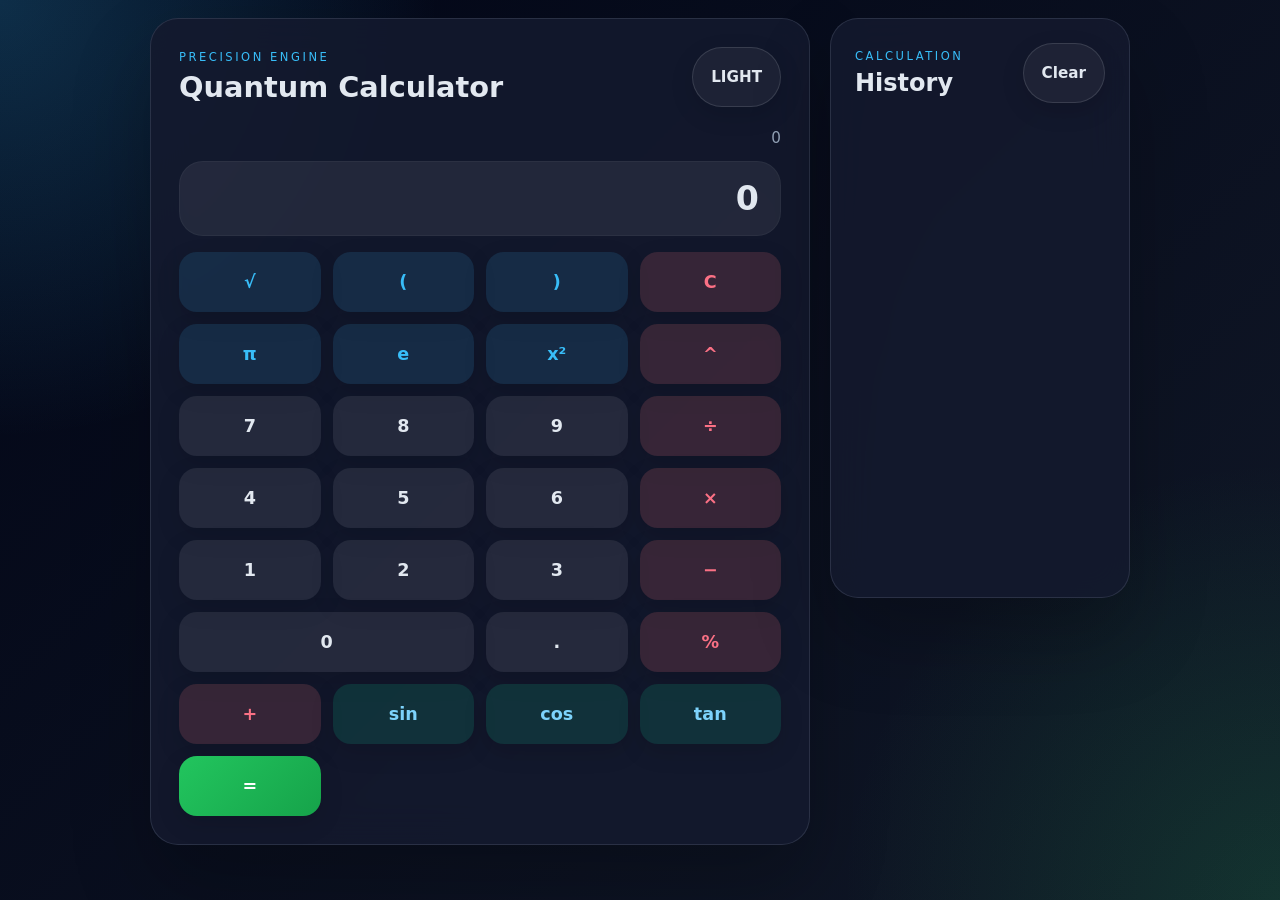
<file: Calculator/index.html>
<!DOCTYPE html>
<html lang="en">
<head>
    <meta charset="UTF-8">
    <meta name="viewport" content="width=device-width, initial-scale=1.0">
    <title>Quantum Calculator</title>
    <link rel="stylesheet" href="style.css">
</head>
<body>
    <div class="app-shell">
        <section class="calculator">
            <header class="calculator__header">
                <div>
                    <p class="eyebrow">Precision Engine</p>
                    <h1>Quantum Calculator</h1>
                </div>
                <button id="themeToggle" class="theme-toggle" type="button" aria-label="Toggle theme">LIGHT</button>
            </header>

            <div class="display-panel">
                <div id="formula" class="formula">0</div>
                <input id="display" class="display" type="text" value="0" readonly aria-label="Calculator display">
            </div>

            <div class="button-grid">
                <button class="secondary" onclick="setFunction('sqrt(')">√</button>
                <button class="secondary" onclick="appendValue('(')">(</button>
                <button class="secondary" onclick="appendValue(')')">)</button>
                <button class="operator" onclick="clearDisplay()">C</button>

                <button class="secondary" onclick="appendValue('pi')">π</button>
                <button class="secondary" onclick="appendValue('e')">e</button>
                <button class="secondary" onclick="setFunction('^2')">x²</button>
                <button class="operator" onclick="appendValue('^')">^</button>

                <button onclick="appendValue('7')">7</button>
                <button onclick="appendValue('8')">8</button>
                <button onclick="appendValue('9')">9</button>
                <button class="operator" onclick="appendValue('/')">÷</button>

                <button onclick="appendValue('4')">4</button>
                <button onclick="appendValue('5')">5</button>
                <button onclick="appendValue('6')">6</button>
                <button class="operator" onclick="appendValue('*')">×</button>

                <button onclick="appendValue('1')">1</button>
                <button onclick="appendValue('2')">2</button>
                <button onclick="appendValue('3')">3</button>
                <button class="operator" onclick="appendValue('-')">−</button>

                <button onclick="appendValue('0')" class="zero">0</button>
                <button onclick="appendValue('.')">.</button>
                <button class="operator" onclick="appendValue('%')">%</button>
                <button class="operator" onclick="appendValue('+')">+</button>

                <button class="function" onclick="setFunction('sin(')">sin</button>
                <button class="function" onclick="setFunction('cos(')">cos</button>
                <button class="function" onclick="setFunction('tan(')">tan</button>
                <button class="equal" onclick="calculate()">=</button>
            </div>
        </section>

        <aside class="history-panel">
            <div class="history-header">
                <div>
                    <p class="eyebrow">Calculation</p>
                    <h2>History</h2>
                </div>
                <button type="button" class="clear-history" onclick="clearHistory()">Clear</button>
            </div>
            <ul id="historyList" class="history-list"></ul>
        </aside>
    </div>

    <script src="script.js"></script>
</body>
</html>
</file>
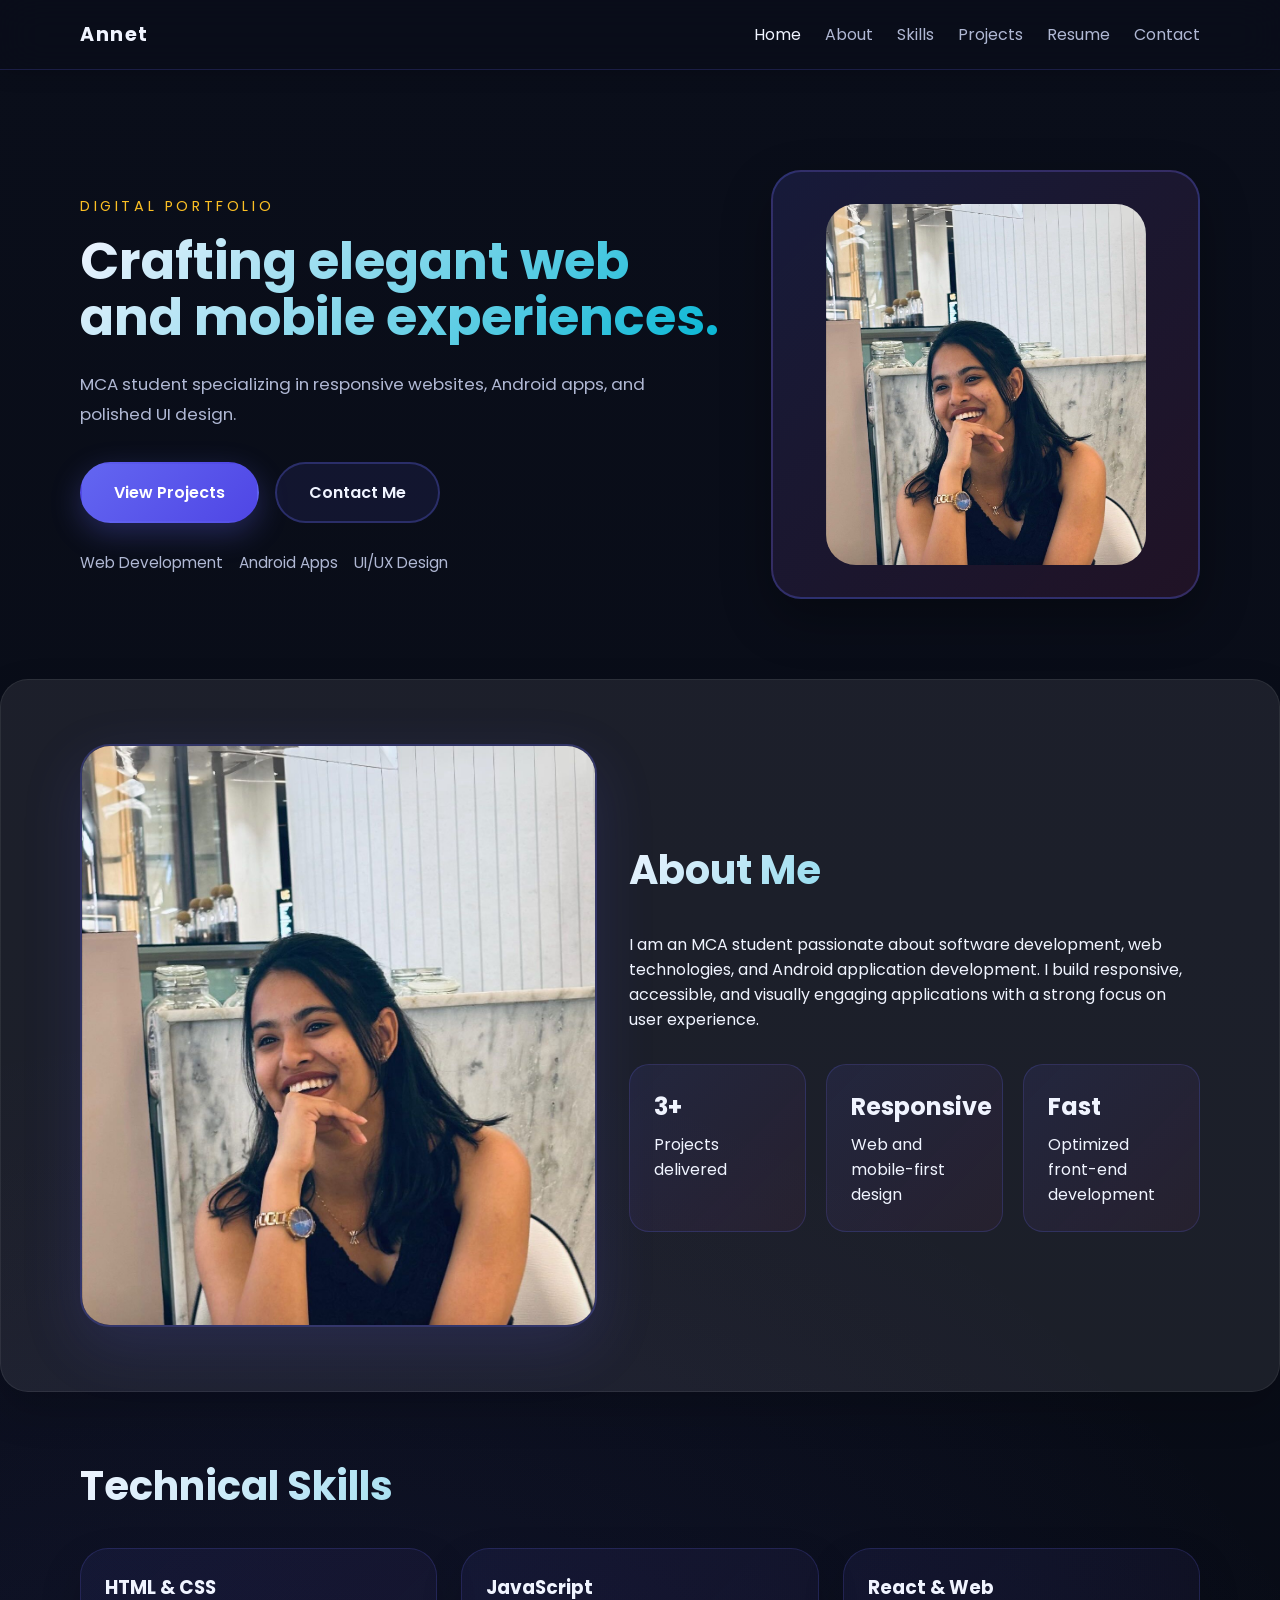
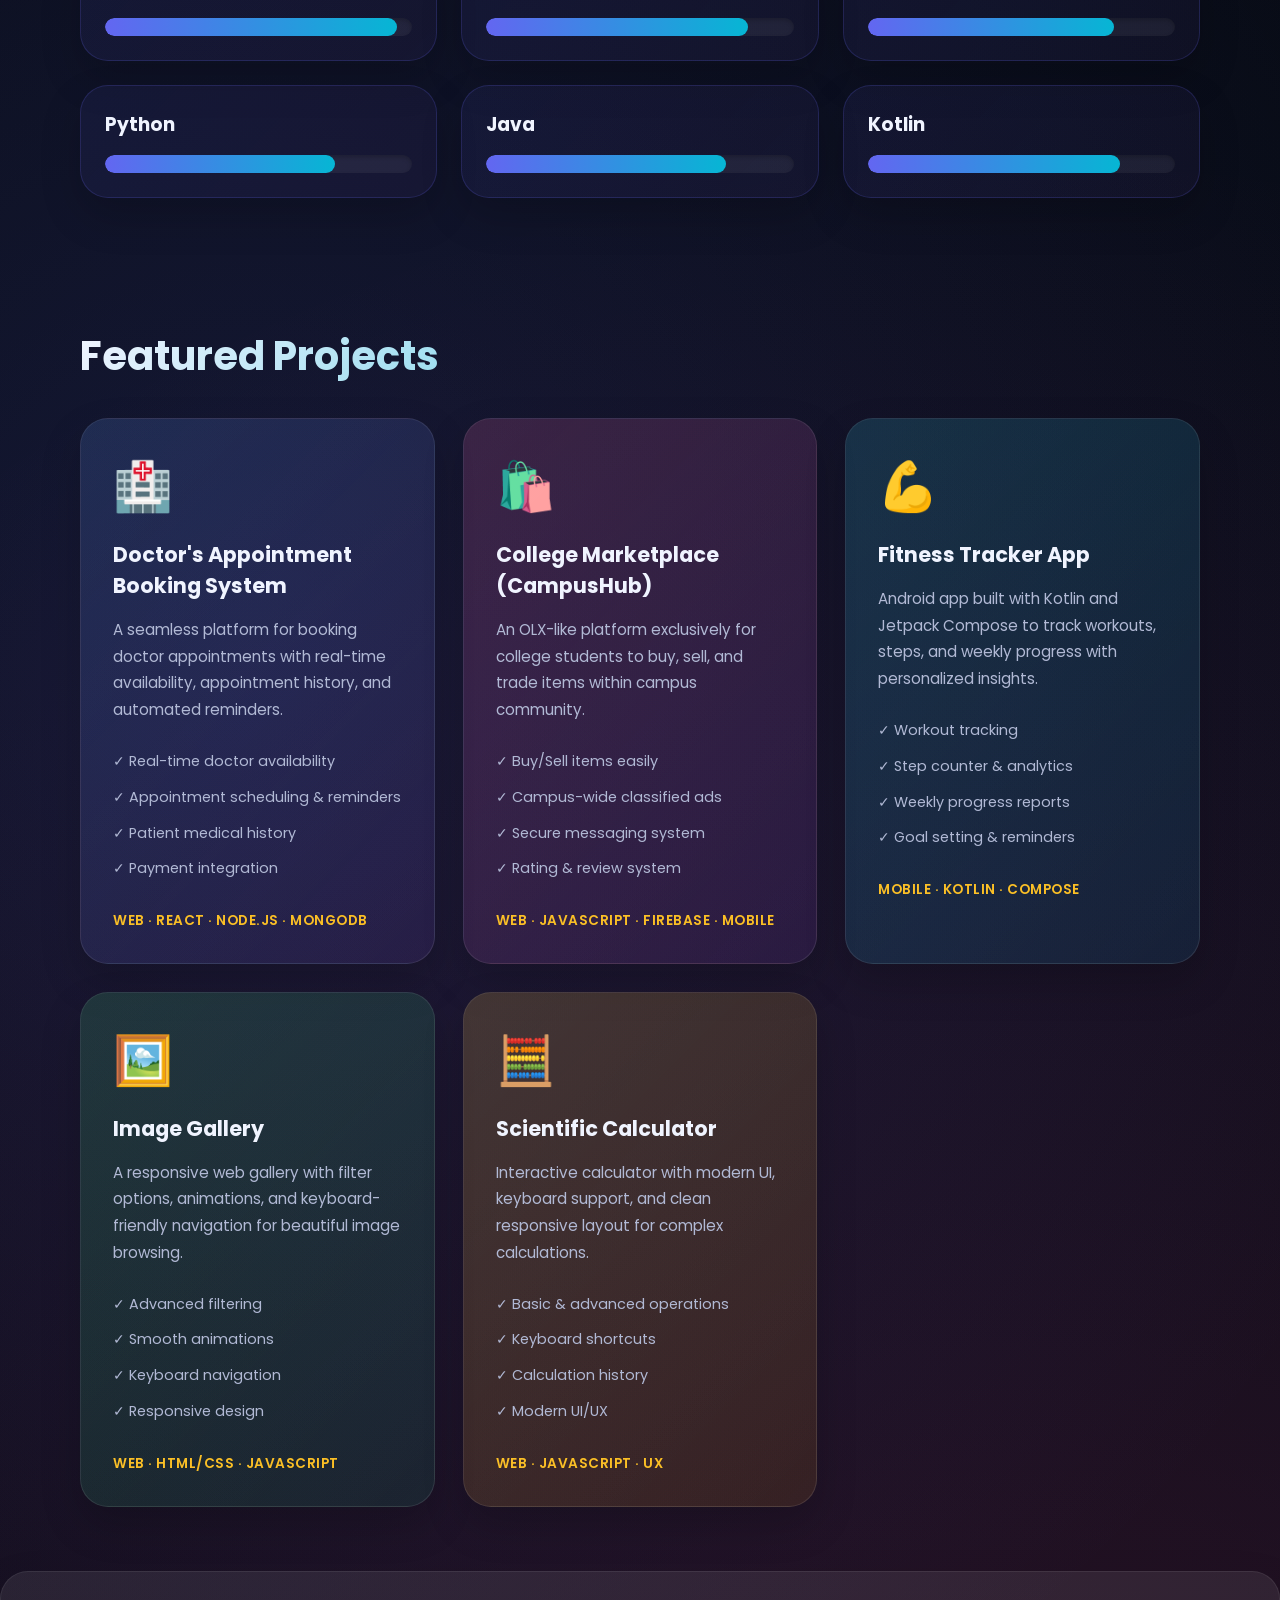
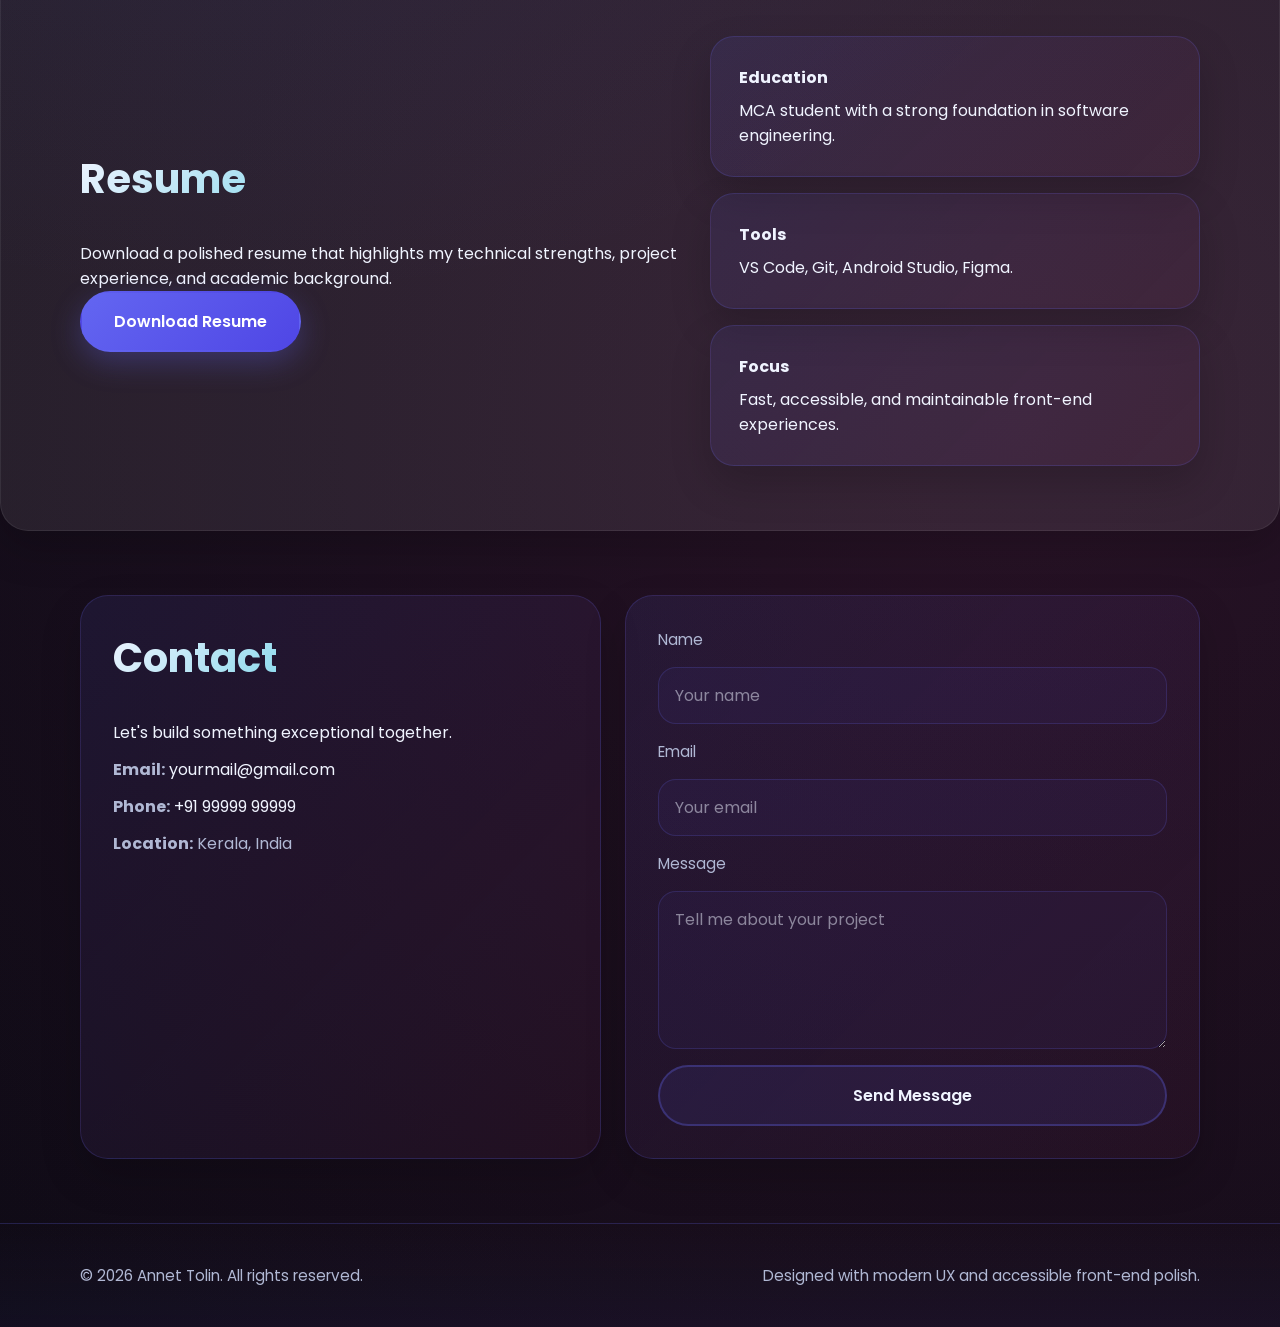
<file: Portfolio/index.html>
﻿<!DOCTYPE html>
<html lang="en">
<head>
    <meta charset="UTF-8">
    <meta name="viewport" content="width=device-width, initial-scale=1.0">
    <title>Annet Tolin | Portfolio</title>

    <link rel="stylesheet" href="style.css">
    <link rel="preconnect" href="https://fonts.googleapis.com">
    <link href="https://fonts.googleapis.com/css2?family=Poppins:wght@300;400;500;600;700&display=swap" rel="stylesheet">
</head>
<body>
<header>
    <nav class="container">
        <a class="logo" href="#home">Annet</a>
        <button class="menu-toggle" aria-label="Toggle navigation">
            <span></span>
            <span></span>
            <span></span>
        </button>
        <ul class="nav-links">
            <li><a href="#home">Home</a></li>
            <li><a href="#about">About</a></li>
            <li><a href="#skills">Skills</a></li>
            <li><a href="#projects">Projects</a></li>
            <li><a href="#resume">Resume</a></li>
            <li><a href="#contact">Contact</a></li>
        </ul>
    </nav>
</header>

<main>
    <section id="home" class="hero">
        <div class="container hero-grid">
            <div class="hero-copy">
                <p class="eyebrow">Digital Portfolio</p>
                <h1>Crafting elegant web and mobile experiences.</h1>
                <p class="hero-text">MCA student specializing in responsive websites, Android apps, and polished UI design.</p>
                <div class="hero-actions">
                    <a class="button primary" href="#projects">View Projects</a>
                    <a class="button secondary" href="#contact">Contact Me</a>
                </div>
                <div class="hero-meta">
                    <span>Web Development</span>
                    <span>Android Apps</span>
                    <span>UI/UX Design</span>
                </div>
            </div>
            <div class="hero-image-card">
                <img src="images/profile.jpeg" alt="Profile picture of Annet Tolin">
            </div>
        </div>
    </section>

    <section id="about" class="section-glass fade">
        <div class="container about-grid">
            <div class="about-photo">
                <img src="images/profile.jpeg" alt="Annet Tolin portrait">
            </div>
            <div>
                <h2>About Me</h2>
                <p>I am an MCA student passionate about software development, web technologies, and Android application development. I build responsive, accessible, and visually engaging applications with a strong focus on user experience.</p>
                <div class="about-highlights">
                    <div>
                        <strong>3+</strong>
                        <p>Projects delivered</p>
                    </div>
                    <div>
                        <strong>Responsive</strong>
                        <p>Web and mobile-first design</p>
                    </div>
                    <div>
                        <strong>Fast</strong>
                        <p>Optimized front-end development</p>
                    </div>
                </div>
            </div>
        </div>
    </section>

    <section id="skills" class="fade">
        <div class="container">
            <h2>Technical Skills</h2>
            <div class="skills-grid">
                <div class="skill-card">
                    <h3>HTML & CSS</h3>
                    <div class="skill-bar"><span style="width: 95%;"></span></div>
                </div>
                <div class="skill-card">
                    <h3>JavaScript</h3>
                    <div class="skill-bar"><span style="width: 85%;"></span></div>
                </div>
                <div class="skill-card">
                    <h3>React & Web</h3>
                    <div class="skill-bar"><span style="width: 80%;"></span></div>
                </div>
                <div class="skill-card">
                    <h3>Python</h3>
                    <div class="skill-bar"><span style="width: 75%;"></span></div>
                </div>
                <div class="skill-card">
                    <h3>Java</h3>
                    <div class="skill-bar"><span style="width: 78%;"></span></div>
                </div>
                <div class="skill-card">
                    <h3>Kotlin</h3>
                    <div class="skill-bar"><span style="width: 82%;"></span></div>
                </div>
            </div>
        </div>
    </section>

    <section id="projects" class="fade">
        <div class="container">
            <h2>Featured Projects</h2>
            <div class="project-grid">
                <article class="project-card project-card-1">
                    <div class="project-icon">🏥</div>
                    <h3>Doctor's Appointment Booking System</h3>
                    <p>A seamless platform for booking doctor appointments with real-time availability, appointment history, and automated reminders.</p>
                    <ul class="features-list">
                        <li>✓ Real-time doctor availability</li>
                        <li>✓ Appointment scheduling & reminders</li>
                        <li>✓ Patient medical history</li>
                        <li>✓ Payment integration</li>
                    </ul>
                    <p class="project-meta">Web · React · Node.js · MongoDB</p>
                </article>
                <article class="project-card project-card-2">
                    <div class="project-icon">🛍️</div>
                    <h3>College Marketplace (CampusHub)</h3>
                    <p>An OLX-like platform exclusively for college students to buy, sell, and trade items within campus community.</p>
                    <ul class="features-list">
                        <li>✓ Buy/Sell items easily</li>
                        <li>✓ Campus-wide classified ads</li>
                        <li>✓ Secure messaging system</li>
                        <li>✓ Rating & review system</li>
                    </ul>
                    <p class="project-meta">Web · JavaScript · Firebase · Mobile</p>
                </article>
                <article class="project-card project-card-3">
                    <div class="project-icon">💪</div>
                    <h3>Fitness Tracker App</h3>
                    <p>Android app built with Kotlin and Jetpack Compose to track workouts, steps, and weekly progress with personalized insights.</p>
                    <ul class="features-list">
                        <li>✓ Workout tracking</li>
                        <li>✓ Step counter & analytics</li>
                        <li>✓ Weekly progress reports</li>
                        <li>✓ Goal setting & reminders</li>
                    </ul>
                    <p class="project-meta">Mobile · Kotlin · Compose</p>
                </article>
                <article class="project-card project-card-4">
                    <div class="project-icon">🖼️</div>
                    <h3>Image Gallery</h3>
                    <p>A responsive web gallery with filter options, animations, and keyboard-friendly navigation for beautiful image browsing.</p>
                    <ul class="features-list">
                        <li>✓ Advanced filtering</li>
                        <li>✓ Smooth animations</li>
                        <li>✓ Keyboard navigation</li>
                        <li>✓ Responsive design</li>
                    </ul>
                    <p class="project-meta">Web · HTML/CSS · JavaScript</p>
                </article>
                <article class="project-card project-card-5">
                    <div class="project-icon">🧮</div>
                    <h3>Scientific Calculator</h3>
                    <p>Interactive calculator with modern UI, keyboard support, and clean responsive layout for complex calculations.</p>
                    <ul class="features-list">
                        <li>✓ Basic & advanced operations</li>
                        <li>✓ Keyboard shortcuts</li>
                        <li>✓ Calculation history</li>
                        <li>✓ Modern UI/UX</li>
                    </ul>
                    <p class="project-meta">Web · JavaScript · UX</p>
                </article>
            </div>
        </div>
    </section>

    <section id="resume" class="section-glass fade">
        <div class="container resume-grid">
            <div>
                <h2>Resume</h2>
                <p>Download a polished resume that highlights my technical strengths, project experience, and academic background.</p>
                <a class="button primary" href="#">Download Resume</a>
            </div>
            <div class="resume-highlights">
                <div>
                    <strong>Education</strong>
                    <p>MCA student with a strong foundation in software engineering.</p>
                </div>
                <div>
                    <strong>Tools</strong>
                    <p>VS Code, Git, Android Studio, Figma.</p>
                </div>
                <div>
                    <strong>Focus</strong>
                    <p>Fast, accessible, and maintainable front-end experiences.</p>
                </div>
            </div>
        </div>
    </section>

    <section id="contact" class="fade">
        <div class="container contact-grid">
            <div class="contact-card">
                <h2>Contact</h2>
                <p>Let's build something exceptional together.</p>
                <div class="contact-info">
                    <p><strong>Email:</strong> <a href="mailto:yourmail@gmail.com">yourmail@gmail.com</a></p>
                    <p><strong>Phone:</strong> <a href="tel:+919999999999">+91 99999 99999</a></p>
                    <p><strong>Location:</strong> Kerala, India</p>
                </div>
            </div>
            <form class="contact-card contact-form">
                <label for="name">Name</label>
                <input type="text" id="name" placeholder="Your name">
                <label for="email">Email</label>
                <input type="email" id="email" placeholder="Your email">
                <label for="message">Message</label>
                <textarea id="message" rows="5" placeholder="Tell me about your project"></textarea>
                <button type="submit" class="button secondary">Send Message</button>
            </form>
        </div>
    </section>
</main>

<footer>
    <div class="container footer-content">
        <p>© 2026 Annet Tolin. All rights reserved.</p>
        <p>Designed with modern UX and accessible front-end polish.</p>
    </div>
</footer>

<script src="script.js"></script>
</body>
</html>
</file>
<file: Calculator/style.css>
*{
    margin: 0;
    padding: 0;
    box-sizing: border-box;
    font-family: Inter, system-ui, sans-serif;
}

:root{
    color-scheme: dark;
    --bg-1: #070b17;
    --bg-2: #111827;
    --surface: rgba(20, 26, 46, 0.88);
    --surface-strong: rgba(14, 20, 38, 0.96);
    --border: rgba(148, 163, 184, 0.18);
    --text: #e2e8f0;
    --muted: #94a3b8;
    --accent: #38bdf8;
    --accent-strong: #0ea5e9;
    --success: #22c55e;
    --warning: #fb7185;
    --button: rgba(255,255,255,0.08);
    --shadow: 0 38px 80px rgba(0, 0, 0, 0.24);
}

body{
    min-height: 100vh;
    background: radial-gradient(circle at top left, rgba(56, 189, 248, 0.22), transparent 28%),
                radial-gradient(circle at bottom right, rgba(34, 197, 94, 0.16), transparent 28%),
                linear-gradient(135deg, #020617 0%, #111827 100%);
    display: flex;
    align-items: flex-start;
    justify-content: center;
    padding: 18px;
    color: var(--text);
}

body.light-theme{
    background: linear-gradient(135deg, #f8fafc 0%, #e2e8f0 100%);
    color: #0f172a;
}

body.light-theme .calculator,
body.light-theme .history-panel{
    background: rgba(255,255,255,0.94);
    border-color: rgba(148, 163, 184, 0.28);
}

body.light-theme .display{
    background: rgba(255,255,255,0.96);
    color: #0f172a;
    box-shadow: inset 0 0 0 1px rgba(15, 23, 42, 0.08);
}

body.light-theme button{
    color: #0f172a;
    background: rgba(15, 23, 42, 0.05);
    box-shadow: 0 8px 24px rgba(15, 23, 42, 0.08);
}

body.light-theme button.secondary{
    color: #0f172a;
    background: rgba(56, 189, 248, 0.14);
}

body.light-theme button.operator{
    color: #b91c1c;
    background: rgba(248, 113, 113, 0.18);
}

body.light-theme button.function{
    color: #0f172a;
    background: rgba(16, 185, 129, 0.18);
}

body.light-theme .theme-toggle,
body.light-theme .clear-history{
    background: rgba(15, 23, 42, 0.06);
    border-color: rgba(15, 23, 42, 0.12);
    color: #0f172a;
}

body.light-theme .history-item{
    background: rgba(255, 255, 255, 0.82);
    border-color: rgba(15, 23, 42, 0.08);
}

.app-shell{
    display: grid;
    grid-template-columns: 1fr 300px;
    gap: 20px;
    width: min(980px, 100%);
}

.calculator,
.history-panel{
    background: var(--surface);
    border: 1px solid var(--border);
    border-radius: 28px;
    box-shadow: var(--shadow);
    backdrop-filter: blur(20px);
}

.calculator{
    padding: 28px;
}

.calculator__header,
.history-header{
    display: flex;
    align-items: center;
    justify-content: space-between;
    gap: 16px;
    margin-bottom: 22px;
}

.eyebrow{
    text-transform: uppercase;
    letter-spacing: 0.22em;
    font-size: 0.72rem;
    color: var(--accent);
    margin-bottom: 6px;
}

h1,
h2{
    margin: 0;
    font-weight: 700;
}

h1{
    font-size: clamp(1.8rem, 2.2vw, 2.6rem);
}

.history-panel{
    padding: 24px;
    display: flex;
    flex-direction: column;
    min-height: 420px;
    max-height: 580px;
    overflow: hidden;
}

.history-list{
    overflow-y: auto;
    padding-right: 4px;
}

.display-panel{
    display: grid;
    gap: 10px;
    margin-bottom: 16px;
}

.formula{
    min-height: 22px;
    color: var(--muted);
    font-size: 0.95rem;
    text-align: right;
    word-break: break-all;
}

.display{
    width: 100%;
    border: none;
    border-radius: 24px;
    padding: 18px 22px;
    font-size: clamp(1.8rem, 2.6vw, 2.4rem);
    font-weight: 700;
    color: var(--text);
    background: rgba(255,255,255,0.07);
    box-shadow: inset 0 0 0 1px rgba(255,255,255,0.04);
    text-align: right;
}

.button-grid{
    display: grid;
    grid-template-columns: repeat(4, minmax(62px, 1fr));
    gap: 12px;
}

button{
    display: inline-flex;
    align-items: center;
    justify-content: center;
    min-height: 60px;
    border: none;
    border-radius: 18px;
    font-size: 1.1rem;
    font-weight: 600;
    color: var(--text);
    cursor: pointer;
    transition: transform 180ms ease, background-color 180ms ease, box-shadow 180ms ease;
    background: var(--button);
    box-shadow: 0 8px 24px rgba(0, 0, 0, 0.12);
}

button:hover{
    transform: translateY(-2px);
}

button:active{
    transform: translateY(0);
}

button.secondary{
    color: var(--accent);
    background: rgba(56, 189, 248, 0.12);
}

button.operator{
    background: rgba(248, 113, 113, 0.16);
    color: var(--warning);
}

button.function{
    background: rgba(16, 185, 129, 0.16);
    color: #7dd3fc;
}

button.equal{
    background: linear-gradient(135deg, #22c55e 0%, #16a34a 100%);
    color: white;
    grid-row: span 2;
}

button.zero{
    grid-column: span 2;
}

.theme-toggle,
.clear-history{
    border: 1px solid rgba(255,255,255,0.12);
    background: rgba(255,255,255,0.05);
    color: var(--text);
    padding: 12px 18px;
    border-radius: 999px;
    font-size: 0.95rem;
}

.theme-toggle:hover,
.clear-history:hover{
    background: rgba(255,255,255,0.1);
}

.history-list{
    margin-top: 18px;
    padding: 0;
    list-style: none;
    display: grid;
    gap: 14px;
    overflow-y: auto;
}

.history-item{
    padding: 16px 18px;
    border-radius: 20px;
    border: 1px solid rgba(255,255,255,0.08);
    background: rgba(255,255,255,0.04);
}

.history-item span{
    display: block;
}

.history-item .history-expression{
    color: var(--muted);
    font-size: 0.9rem;
    margin-bottom: 8px;
}

.history-item .history-result{
    font-size: 1.1rem;
    font-weight: 700;
}

@media (max-width: 900px){
    .app-shell{
        grid-template-columns: 1fr;
    }
}

@media (max-width: 560px){
    .calculator,
    .history-panel{
        border-radius: 24px;
        padding: 22px;
    }

    .button-grid{
        gap: 10px;
    }

    button{
        min-height: 60px;
        font-size: 1rem;
    }

    .display{
        padding: 18px 20px;
    }
}
</file>
<file: Portfolio/style.css>
﻿:root {
    --bg: #0a0e1a;
    --surface: rgba(255, 255, 255, 0.08);
    --surface-strong: rgba(255, 255, 255, 0.12);
    --text: #f0f4ff;
    --text-muted: #b0b8d4;
    --primary: #6366f1;
    --primary-dark: #4f46e5;
    --accent: #fbbf24;
    --accent2: #ec4899;
    --accent3: #06b6d4;
    --card-shadow: 0 20px 50px rgba(0, 0, 0, 0.3);
    --card-shadow-hover: 0 30px 80px rgba(99, 102, 241, 0.2);
}

* {
    margin: 0;
    padding: 0;
    box-sizing: border-box;
    font-family: 'Poppins', sans-serif;
}

html {
    scroll-behavior: smooth;
}

body {
    min-height: 100vh;
    background: radial-gradient(circle at 20% 50%, rgba(99, 102, 241, 0.15), transparent 50%),
                radial-gradient(circle at 80% 80%, rgba(236, 72, 153, 0.15), transparent 50%),
                linear-gradient(180deg, #0a0e1a 0%, #050810 100%);
    color: var(--text);
}

img {
    display: block;
    max-width: 100%;
}

button,
input,
textarea,
a {
    font: inherit;
}

.container {
    width: min(1120px, calc(100% - 40px));
    margin: 0 auto;
}

header {
    position: sticky;
    top: 0;
    z-index: 100;
    backdrop-filter: blur(20px);
    background: rgba(10, 14, 26, 0.85);
    border-bottom: 1px solid rgba(99, 102, 241, 0.2);
    box-shadow: 0 2px 20px rgba(0, 0, 0, 0.2);
}

nav {
    display: flex;
    align-items: center;
    justify-content: space-between;
    gap: 1rem;
    padding: 1.25rem 0;
}

.logo {
    color: var(--text);
    text-decoration: none;
    font-size: 1.2rem;
    font-weight: 700;
    letter-spacing: 0.08em;
}

.menu-toggle {
    display: none;
    width: 38px;
    height: 32px;
    border: none;
    background: transparent;
    cursor: pointer;
    flex-direction: column;
    justify-content: space-between;
    padding: 0;
}

.menu-toggle span {
    display: block;
    height: 3px;
    border-radius: 999px;
    background: var(--text);
}

.nav-links {
    list-style: none;
    display: flex;
    gap: 1.5rem;
    align-items: center;
}

.nav-links a {
    color: var(--text-muted);
    text-decoration: none;
    transition: color 0.25s ease, transform 0.25s ease;
}

.nav-links a:hover,
.nav-links a.active {
    color: var(--text);
    transform: translateY(-1px);
}

.hero {
    padding: 100px 0 80px;
}

.hero-grid {
    display: grid;
    grid-template-columns: 1.2fr 0.8fr;
    align-items: center;
    gap: 3rem;
}

.eyebrow {
    font-size: 0.9rem;
    text-transform: uppercase;
    letter-spacing: 0.25em;
    color: var(--accent);
    margin-bottom: 1rem;
}

.hero-copy h1 {
    font-size: clamp(2.75rem, 4vw, 4.25rem);
    line-height: 1.1;
    max-width: 700px;
    margin-bottom: 1.5rem;
    background: linear-gradient(135deg, var(--text) 0%, var(--accent3) 100%);
    -webkit-background-clip: text;
    -webkit-text-fill-color: transparent;
    background-clip: text;
}

.hero-text {
    color: var(--text-muted);
    font-size: 1.05rem;
    line-height: 1.8;
    max-width: 620px;
    margin-bottom: 2rem;
}

.hero-actions {
    display: flex;
    flex-wrap: wrap;
    gap: 1rem;
    margin-bottom: 1.75rem;
}

.button {
    display: inline-flex;
    align-items: center;
    justify-content: center;
    padding: 1rem 2rem;
    border-radius: 999px;
    border: 2px solid transparent;
    font-weight: 600;
    transition: transform 0.3s cubic-bezier(0.23, 1, 0.320, 1), background 0.3s ease, color 0.3s ease, box-shadow 0.3s ease;
    text-decoration: none;
    cursor: pointer;
}

.button.primary {
    background: linear-gradient(135deg, var(--primary), var(--primary-dark));
    color: white;
    box-shadow: 0 10px 30px rgba(99, 102, 241, 0.3);
}

.button.primary:hover {
    transform: translateY(-3px);
    box-shadow: 0 15px 40px rgba(99, 102, 241, 0.45);
}

.button.secondary {
    background: rgba(99, 102, 241, 0.1);
    color: var(--text);
    border-color: rgba(99, 102, 241, 0.3);
}

.button.secondary:hover {
    background: rgba(99, 102, 241, 0.2);
    border-color: rgba(99, 102, 241, 0.6);
    transform: translateY(-3px);
}

.hero-meta {
    display: flex;
    flex-wrap: wrap;
    gap: 0.75rem 1rem;
    color: var(--text-muted);
    font-size: 0.95rem;
}

.hero-image-card {
    background: linear-gradient(135deg, rgba(99, 102, 241, 0.15), rgba(236, 72, 153, 0.1));
    border: 2px solid rgba(99, 102, 241, 0.3);
    border-radius: 30px;
    padding: 2rem;
    display: flex;
    justify-content: center;
    align-items: center;
    box-shadow: var(--card-shadow);
    transition: all 0.4s cubic-bezier(0.23, 1, 0.320, 1);
}

.hero-image-card:hover {
    border-color: rgba(99, 102, 241, 0.6);
    box-shadow: 0 30px 80px rgba(99, 102, 241, 0.25);
    transform: translateY(-5px);
}

.hero-image-card img {
    width: 100%;
    max-width: 320px;
    border-radius: 30px;
    object-fit: cover;
}

.section-glass,
.contact-card,
.project-card,
.skill-card,
.resume-highlights > div {
    background: var(--surface);
    border: 1px solid rgba(255,255,255,0.07);
    border-radius: 28px;
    box-shadow: 0 18px 40px rgba(0,0,0,0.18);
}

section {
    padding: 4rem 0;
}

section h2 {
    text-align: left;
    font-size: 2.5rem;
    color: var(--text);
    margin-bottom: 2rem;
    background: linear-gradient(135deg, var(--text) 0%, var(--accent3) 100%);
    -webkit-background-clip: text;
    -webkit-text-fill-color: transparent;
    background-clip: text;
    font-weight: 700;
}

.about-grid {
    display: grid;
    grid-template-columns: 0.95fr 1.05fr;
    gap: 2rem;
    align-items: center;
}

.about-photo {
    border-radius: 30px;
    overflow: hidden;
    border: 2px solid rgba(99, 102, 241, 0.3);
    box-shadow: 0 20px 60px rgba(99, 102, 241, 0.15);
    transition: all 0.4s ease;
}

.about-photo:hover {
    border-color: rgba(99, 102, 241, 0.6);
    transform: translateY(-5px);
    box-shadow: 0 30px 80px rgba(99, 102, 241, 0.25);
}

.about-photo img {
    display: block;
    width: 100%;
    height: 100%;
    object-fit: cover;
}

.about-highlights {
    display: grid;
    grid-template-columns: repeat(3, minmax(0, 1fr));
    gap: 1.25rem;
    margin-top: 2rem;
}

.about-highlights div {
    padding: 1.5rem;
    background: linear-gradient(135deg, rgba(99, 102, 241, 0.1), rgba(236, 72, 153, 0.05));
    border: 1px solid rgba(99, 102, 241, 0.2);
    border-radius: 20px;
    transition: all 0.35s ease;
}

.about-highlights div:hover {
    border-color: rgba(99, 102, 241, 0.4);
    background: linear-gradient(135deg, rgba(99, 102, 241, 0.15), rgba(236, 72, 153, 0.1));
    transform: translateY(-4px);
}

.about-highlights strong {
    display: block;
    color: var(--text);
    font-size: 1.5rem;
    margin-bottom: 0.5rem;
}

.skills-grid {
    display: grid;
    grid-template-columns: repeat(auto-fit, minmax(280px, 1fr));
    gap: 1.5rem;
}

.skill-card {
    padding: 1.5rem;
    transition: all 0.35s cubic-bezier(0.23, 1, 0.320, 1);
    background: linear-gradient(135deg, rgba(99, 102, 241, 0.08), rgba(139, 92, 246, 0.05));
    border: 1px solid rgba(99, 102, 241, 0.2);
}

.skill-card:hover {
    border-color: rgba(99, 102, 241, 0.4);
    background: linear-gradient(135deg, rgba(99, 102, 241, 0.15), rgba(139, 92, 246, 0.1));
    transform: translateY(-4px);
}

.skill-card h3 {
    margin-bottom: 1rem;
    color: var(--text);
}

.skill-bar {
    width: 100%;
    height: 18px;
    background: rgba(255, 255, 255, 0.06);
    border-radius: 999px;
    overflow: hidden;
    box-shadow: inset 0 2px 4px rgba(0, 0, 0, 0.2);
}

.skill-bar span {
    display: block;
    height: 100%;
    background: linear-gradient(90deg, var(--primary), var(--accent3));
    border-radius: 999px;
    animation: expandBar 1.2s ease-out forwards;
}

@keyframes expandBar {
    from {
        width: 0 !important;
    }
}

.project-grid {
    display: grid;
    grid-template-columns: repeat(auto-fit, minmax(320px, 1fr));
    gap: 1.75rem;
}

.project-card {
    padding: 2rem;
    position: relative;
    overflow: hidden;
    transition: all 0.35s cubic-bezier(0.23, 1, 0.320, 1);
    border: 1px solid rgba(255, 255, 255, 0.1);
}

.project-card::before {
    content: '';
    position: absolute;
    top: 0;
    left: 0;
    right: 0;
    bottom: 0;
    background: linear-gradient(135deg, rgba(255, 255, 255, 0.03), transparent);
    pointer-events: none;
}

.project-card:hover {
    transform: translateY(-8px);
    border-color: rgba(255, 255, 255, 0.2);
    box-shadow: var(--card-shadow-hover);
}

.project-card-1 {
    background: linear-gradient(135deg, rgba(59, 130, 246, 0.15), rgba(139, 92, 246, 0.1));
}

.project-card-1:hover {
    border-color: rgba(59, 130, 246, 0.4);
    background: linear-gradient(135deg, rgba(59, 130, 246, 0.2), rgba(139, 92, 246, 0.15));
}

.project-card-2 {
    background: linear-gradient(135deg, rgba(236, 72, 153, 0.15), rgba(168, 85, 247, 0.1));
}

.project-card-2:hover {
    border-color: rgba(236, 72, 153, 0.4);
    background: linear-gradient(135deg, rgba(236, 72, 153, 0.2), rgba(168, 85, 247, 0.15));
}

.project-card-3 {
    background: linear-gradient(135deg, rgba(6, 182, 212, 0.15), rgba(14, 165, 233, 0.1));
}

.project-card-3:hover {
    border-color: rgba(6, 182, 212, 0.4);
    background: linear-gradient(135deg, rgba(6, 182, 212, 0.2), rgba(14, 165, 233, 0.15));
}

.project-card-4 {
    background: linear-gradient(135deg, rgba(34, 197, 94, 0.15), rgba(16, 185, 129, 0.1));
}

.project-card-4:hover {
    border-color: rgba(34, 197, 94, 0.4);
    background: linear-gradient(135deg, rgba(34, 197, 94, 0.2), rgba(16, 185, 129, 0.15));
}

.project-card-5 {
    background: linear-gradient(135deg, rgba(251, 191, 36, 0.15), rgba(245, 158, 11, 0.1));
}

.project-card-5:hover {
    border-color: rgba(251, 191, 36, 0.4);
    background: linear-gradient(135deg, rgba(251, 191, 36, 0.2), rgba(245, 158, 11, 0.15));
}

.project-icon {
    font-size: 3rem;
    margin-bottom: 1rem;
    display: inline-block;
    animation: float 3s ease-in-out infinite;
}

@keyframes float {
    0%, 100% { transform: translateY(0px); }
    50% { transform: translateY(-10px); }
}

.project-card h3 {
    margin-bottom: 1rem;
    color: var(--text);
    font-size: 1.3rem;
}

.project-card > p:first-of-type {
    color: var(--text-muted);
    line-height: 1.75;
    margin-bottom: 1.25rem;
    font-size: 0.95rem;
}

.features-list {
    list-style: none;
    margin-bottom: 1.5rem;
}

.features-list li {
    color: var(--text-muted);
    padding: 0.4rem 0;
    font-size: 0.9rem;
    line-height: 1.6;
    transition: color 0.3s ease;
}

.project-card:hover .features-list li {
    color: var(--text);
}

.project-meta {
    font-size: 0.85rem;
    color: var(--accent);
    font-weight: 600;
    text-transform: uppercase;
    letter-spacing: 0.5px;
}

.resume-grid {
    display: grid;
    grid-template-columns: 1.1fr 0.9fr;
    gap: 2rem;
    align-items: center;
}

.resume-highlights {
    display: grid;
    gap: 1rem;
}

.resume-highlights div {
    padding: 1.75rem;
    background: linear-gradient(135deg, rgba(99, 102, 241, 0.1), rgba(236, 72, 153, 0.05));
    border: 1px solid rgba(99, 102, 241, 0.2);
    border-radius: 24px;
    transition: all 0.35s ease;
}

.resume-highlights div:hover {
    border-color: rgba(99, 102, 241, 0.4);
    background: linear-gradient(135deg, rgba(99, 102, 241, 0.15), rgba(236, 72, 153, 0.1));
    transform: translateY(-4px);
}

.resume-highlights strong {
    display: block;
    font-size: 1rem;
    margin-bottom: 0.5rem;
    color: var(--text);
}

.contact-grid {
    display: grid;
    grid-template-columns: 0.95fr 1.05fr;
    gap: 1.5rem;
}

.contact-card {
    padding: 2rem;
    background: linear-gradient(135deg, rgba(99, 102, 241, 0.1), rgba(236, 72, 153, 0.05));
    border: 1px solid rgba(99, 102, 241, 0.2);
    border-radius: 28px;
    transition: all 0.35s ease;
}

.contact-card:hover {
    border-color: rgba(99, 102, 241, 0.4);
    background: linear-gradient(135deg, rgba(99, 102, 241, 0.15), rgba(236, 72, 153, 0.1));
    transform: translateY(-4px);
}

.contact-info p {
    margin: 0.75rem 0;
    color: var(--text-muted);
}

.contact-info a {
    color: var(--text);
    text-decoration: none;
}

.contact-form {
    display: grid;
    gap: 1rem;
}

.contact-form label {
    color: var(--text-muted);
    font-size: 0.95rem;
}

.contact-form input,
.contact-form textarea {
    width: 100%;
    padding: 0.95rem 1rem;
    border-radius: 18px;
    border: 1.5px solid rgba(99, 102, 241, 0.2);
    background: rgba(99, 102, 241, 0.05);
    color: var(--text);
    resize: vertical;
    transition: all 0.3s ease;
    font-family: inherit;
}

.contact-form input:focus,
.contact-form textarea:focus {
    outline: none;
    border-color: rgba(99, 102, 241, 0.5);
    background: rgba(99, 102, 241, 0.1);
    box-shadow: 0 0 0 3px rgba(99, 102, 241, 0.1);
}

.contact-form input::placeholder,
.contact-form textarea::placeholder {
    color: rgba(240, 244, 255, 0.5);
}

footer {
    padding: 2.5rem 0;
    border-top: 1px solid rgba(99, 102, 241, 0.2);
    background: linear-gradient(180deg, transparent, rgba(99, 102, 241, 0.05));
}

.footer-content {
    display: flex;
    justify-content: space-between;
    gap: 1rem;
    align-items: center;
    color: var(--text-muted);
    font-size: 0.95rem;
}

.fade {
    opacity: 0;
    transform: translateY(40px);
    transition: opacity 0.9s ease, transform 0.9s ease;
}

.show {
    opacity: 1;
    transform: translateY(0);
}

@media (max-width: 1080px) {
    .hero-grid,
    .about-grid,
    .project-grid,
    .resume-grid,
    .contact-grid {
        grid-template-columns: 1fr;
    }

    .project-card,
    .skill-card,
    .resume-highlights div,
    .contact-card,
    .section-glass {
        border-radius: 24px;
    }
}

@media (max-width: 770px) {
    .container {
        width: min(100%, calc(100% - 30px));
    }

    .hero {
        padding-top: 70px;
    }

    .hero-copy h1 {
        font-size: 2.6rem;
    }

    .nav-links {
        position: absolute;
        inset: 72px 20px 0 20px;
        padding: 1.25rem 1rem;
        background: rgba(5, 12, 23, 0.96);
        border-radius: 24px;
        flex-direction: column;
        align-items: flex-start;
        gap: 1rem;
        opacity: 0;
        pointer-events: none;
        transform: translateY(-10px);
        transition: opacity 0.25s ease, transform 0.25s ease;
    }

    .nav-links.open {
        opacity: 1;
        pointer-events: auto;
        transform: translateY(0);
    }

    .menu-toggle {
        display: flex;
    }

    .hero-image-card,
    .about-photo,
    .contact-card,
    .skill-card,
    .project-card,
    .resume-highlights div,
    .section-glass {
        padding: 1.5rem;
    }
}
</file>
